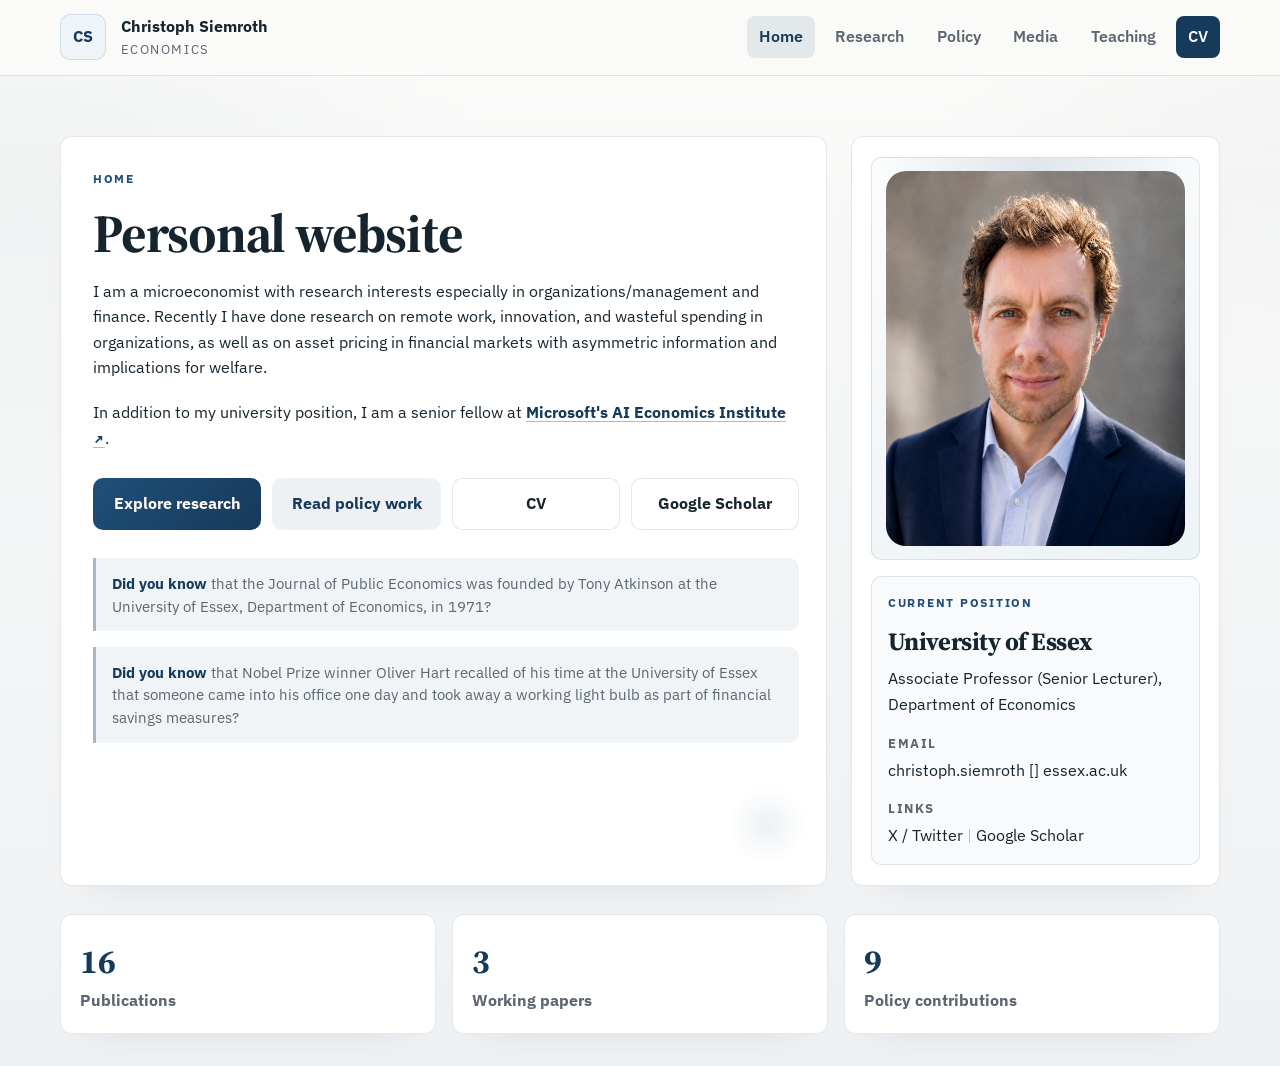
<file: index.html>
<!DOCTYPE html>
<html lang="en">

<head>
<!-- Google tag (gtag.js) -->
<script async src="https://www.googletagmanager.com/gtag/js?id=G-R061Q4SLXZ"></script>
<script>
  window.dataLayer = window.dataLayer || [];
  function gtag(){dataLayer.push(arguments);}
  gtag('js', new Date());

  gtag('config', 'G-R061Q4SLXZ');
</script>

  <meta charset="utf-8">
  <meta name="viewport" content="width=device-width, initial-scale=1">
  <title>Christoph Siemroth | Personal Website</title>
  <meta name="description"
    content="Academic website for economist Christoph Siemroth: research, policy writing, media coverage, and teaching.">
  <link rel="preconnect" href="https://fonts.googleapis.com">
  <link rel="preconnect" href="https://fonts.gstatic.com" crossorigin>
  <link
    href="https://fonts.googleapis.com/css2?family=IBM+Plex+Sans:wght@400;500;600;700&family=Source+Serif+4:opsz,wght@8..60,500;8..60,600;8..60,700&display=swap"
    rel="stylesheet">
  <link rel="stylesheet" href="assets/styles.css">
  <script defer src="assets/data.js"></script>
  <script defer src="assets/app.js"></script>
</head>

<body data-page="home">
  <header class="site-header">
    <div class="site-shell nav-row">
      <div class="nav-brand-row">
        <button class="nav-toggle" type="button" aria-expanded="false" aria-controls="site-nav"
          aria-label="Toggle navigation">
          <span class="nav-toggle-bar"></span>
          <span class="nav-toggle-bar"></span>
          <span class="nav-toggle-bar"></span>
        </button>
        <a class="brand" href="index.html">
          <span class="brand-mark">CS</span>
          <span class="brand-copy">
            <strong>Christoph Siemroth</strong>
            <small>Economics</small>
          </span>
        </a>
      </div>
      <nav class="site-nav" id="site-nav" aria-label="Primary">
        <a class="nav-link is-active" href="index.html" aria-current="page">Home</a>
        <a class="nav-link" href="research.html">Research</a>
        <a class="nav-link" href="policy.html">Policy</a>
        <a class="nav-link" href="media.html">Media</a>
        <a class="nav-link" href="teaching.html">Teaching</a>
        <a class="nav-link nav-link-cta" href="https://drive.google.com/file/d/10MtakuSxQfQOIGWV5YChPrmRjkZ47vII/view"
          target="_blank" rel="noreferrer">CV</a>
      </nav>
    </div>
  </header>

  <main>
    <section class="hero hero-home">
      <div class="site-shell hero-grid">
        <div class="hero-copy" data-reveal>
          <p class="eyebrow">Home</p>
          <h1>Personal website</h1>
          <p class="lead">
            I am a microeconomist with research interests especially in organizations/management and finance. Recently I have done research on remote work, innovation, and wasteful spending in organizations, as well as on asset pricing in financial markets with asymmetric information and implications for welfare.
          </p>
          <p class="lead bio-role">
            In addition to my university position, I am a senior fellow at <a class="bio-inline-link" href="https://blogs.microsoft.com/on-the-issues/2026/07/07/new-cohort-of-ai-economy-institute-fellows-to-examine-frontier-ai-firms-and-the-transformation-of-work/" target="_blank" rel="noreferrer">Microsoft's AI Economics Institute</a>.
          </p>
          <div class="action-row">
            <a class="button button-primary" href="research.html">Explore research</a>
            <a class="button button-secondary" href="policy.html">Read policy work</a>
            <a class="button button-tertiary"
              href="https://drive.google.com/file/d/10MtakuSxQfQOIGWV5YChPrmRjkZ47vII/view" target="_blank"
              rel="noreferrer">CV</a>
            <a class="button button-tertiary" href="https://scholar.google.co.uk/citations?user=vygtzb8AAAAJ&hl=en"
              target="_blank" rel="noreferrer">Google Scholar</a>
          </div>
          <p class="home-fact">
            <strong><a href="https://doi.org/10.1080/09672567.2017.1307628" target="_blank"
                rel="noreferrer">Did you know</a></strong> that the Journal of Public Economics was founded by Tony Atkinson at the University of Essex,
            Department of Economics, in 1971?
          </p>
          <p class="home-fact">
            <strong><a href="https://www.nobelprize.org/prizes/economic-sciences/2016/hart/biographical/"
                target="_blank" rel="noreferrer">Did you know</a></strong> that Nobel Prize winner Oliver Hart recalled of his time at the
            University of Essex that someone came into his office one day and took away a working light bulb as part
            of financial savings measures?
          </p>
        </div>

        <aside class="hero-panel" data-reveal>
          <div class="monogram-panel">
            <img src="assets/professional-2026.jpg"
              alt="Portrait of Christoph Siemroth" class="monogram-image">
          </div>
          <div class="contact-card">
            <p class="eyebrow">Current position</p>
            <h2>University of Essex</h2>
            <p>Associate Professor (Senior Lecturer), Department of Economics</p>
            <dl class="contact-list">
              <div>
                <dt>Email</dt>
                <dd>christoph.siemroth [] essex.ac.uk</dd>
              </div>
              <!-- <div>
                <dt>Address</dt>
                <dd>Wivenhoe Park, Colchester, CO4 3SQ, UK</dd>
              </div> -->
              <div>
                <dt>Links</dt>
                <dd>
                  <a href="https://x.com/SiemrothEcon" target="_blank" rel="noreferrer">X / Twitter</a>
                  <span class="separator">|</span>
                  <a href="https://scholar.google.co.uk/citations?user=vygtzb8AAAAJ&hl=en" target="_blank"
                    rel="noreferrer">Google Scholar</a>
                </dd>
              </div>
            </dl>
          </div>
        </aside>
      </div>
    </section>

    <section class="site-shell stat-strip" id="home-stats" data-reveal></section>
  </main>
</body>

</html>
</file>
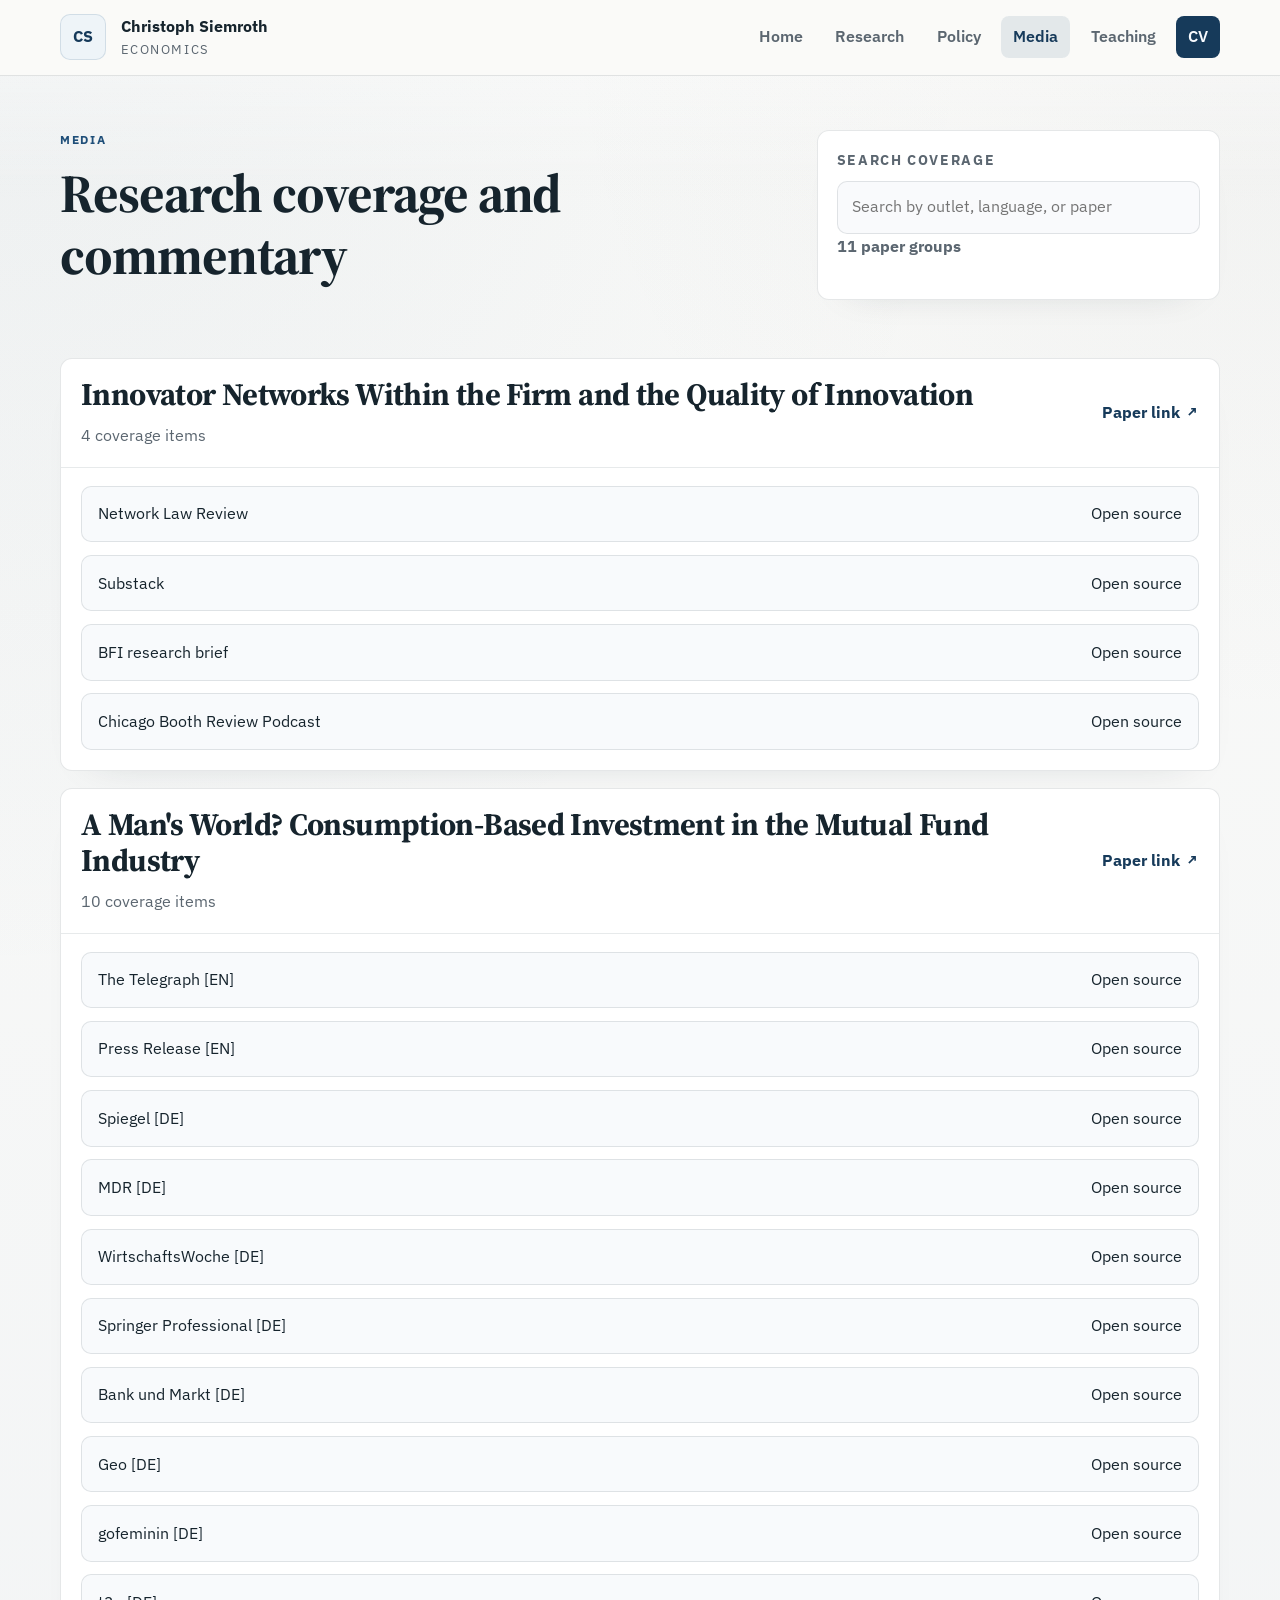
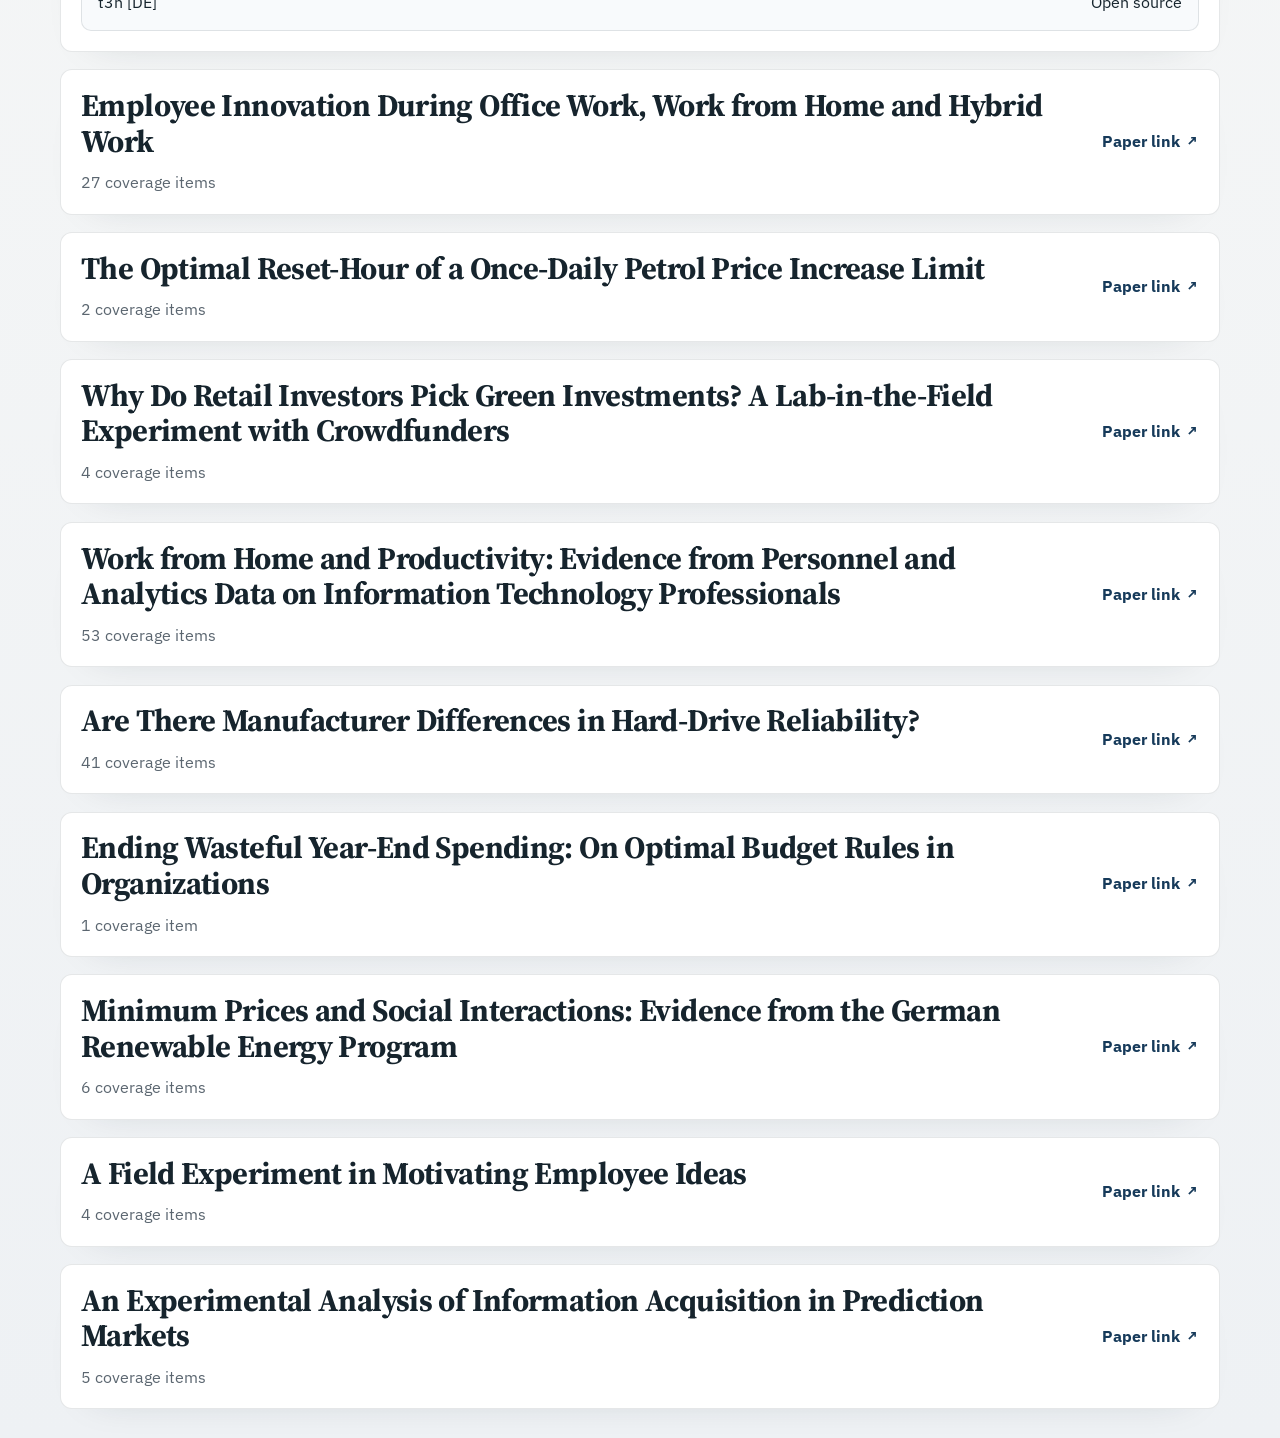
<file: media.html>
<!DOCTYPE html>
<html lang="en">

<head>
<!-- Google tag (gtag.js) -->
<script async src="https://www.googletagmanager.com/gtag/js?id=G-R061Q4SLXZ"></script>
<script>
  window.dataLayer = window.dataLayer || [];
  function gtag(){dataLayer.push(arguments);}
  gtag('js', new Date());

  gtag('config', 'G-R061Q4SLXZ');
</script>

  <meta charset="utf-8">
  <meta name="viewport" content="width=device-width, initial-scale=1">
  <title>Media | Christoph Siemroth</title>
  <meta name="description" content="Media coverage connected to the research of Christoph Siemroth.">
  <link rel="preconnect" href="https://fonts.googleapis.com">
  <link rel="preconnect" href="https://fonts.gstatic.com" crossorigin>
  <link
    href="https://fonts.googleapis.com/css2?family=IBM+Plex+Sans:wght@400;500;600;700&family=Source+Serif+4:opsz,wght@8..60,500;8..60,600;8..60,700&display=swap"
    rel="stylesheet">
  <link rel="stylesheet" href="assets/styles.css">
  <script defer src="assets/data.js"></script>
  <script defer src="assets/app.js"></script>
</head>

<body data-page="media">
  <header class="site-header">
    <div class="site-shell nav-row">
      <div class="nav-brand-row">
        <button class="nav-toggle" type="button" aria-expanded="false" aria-controls="site-nav"
          aria-label="Toggle navigation">
          <span class="nav-toggle-bar"></span>
          <span class="nav-toggle-bar"></span>
          <span class="nav-toggle-bar"></span>
        </button>
        <a class="brand" href="index.html">
          <span class="brand-mark">CS</span>
          <span class="brand-copy">
            <strong>Christoph Siemroth</strong>
            <small>Economics</small>
          </span>
        </a>
      </div>
      <nav class="site-nav" id="site-nav" aria-label="Primary">
        <a class="nav-link" href="index.html">Home</a>
        <a class="nav-link" href="research.html">Research</a>
        <a class="nav-link" href="policy.html">Policy</a>
        <a class="nav-link is-active" href="media.html" aria-current="page">Media</a>
        <a class="nav-link" href="teaching.html">Teaching</a>
        <a class="nav-link nav-link-cta" href="https://drive.google.com/file/d/10MtakuSxQfQOIGWV5YChPrmRjkZ47vII/view"
          target="_blank" rel="noreferrer">CV</a>
      </nav>
    </div>
  </header>

  <main>
    <section class="page-intro">
      <div class="site-shell intro-grid">
        <div data-reveal>
          <p class="eyebrow">Media</p>
          <h1>Research coverage and commentary</h1>
          <p class="lead">
          </p>
        </div>
        <div class="intro-sidecard" data-reveal>
          <label class="filter-label" for="media-search">Search coverage</label>
          <input id="media-search" class="search-input" type="search"
            placeholder="Search by outlet, language, or paper">
          <p id="media-result-count" class="result-summary" aria-live="polite"></p>
        </div>
      </div>
    </section>

    <section class="site-shell section-block">
      <div class="details-stack" id="media-groups"></div>
    </section>
  </main>
</body>

</html>
</file>
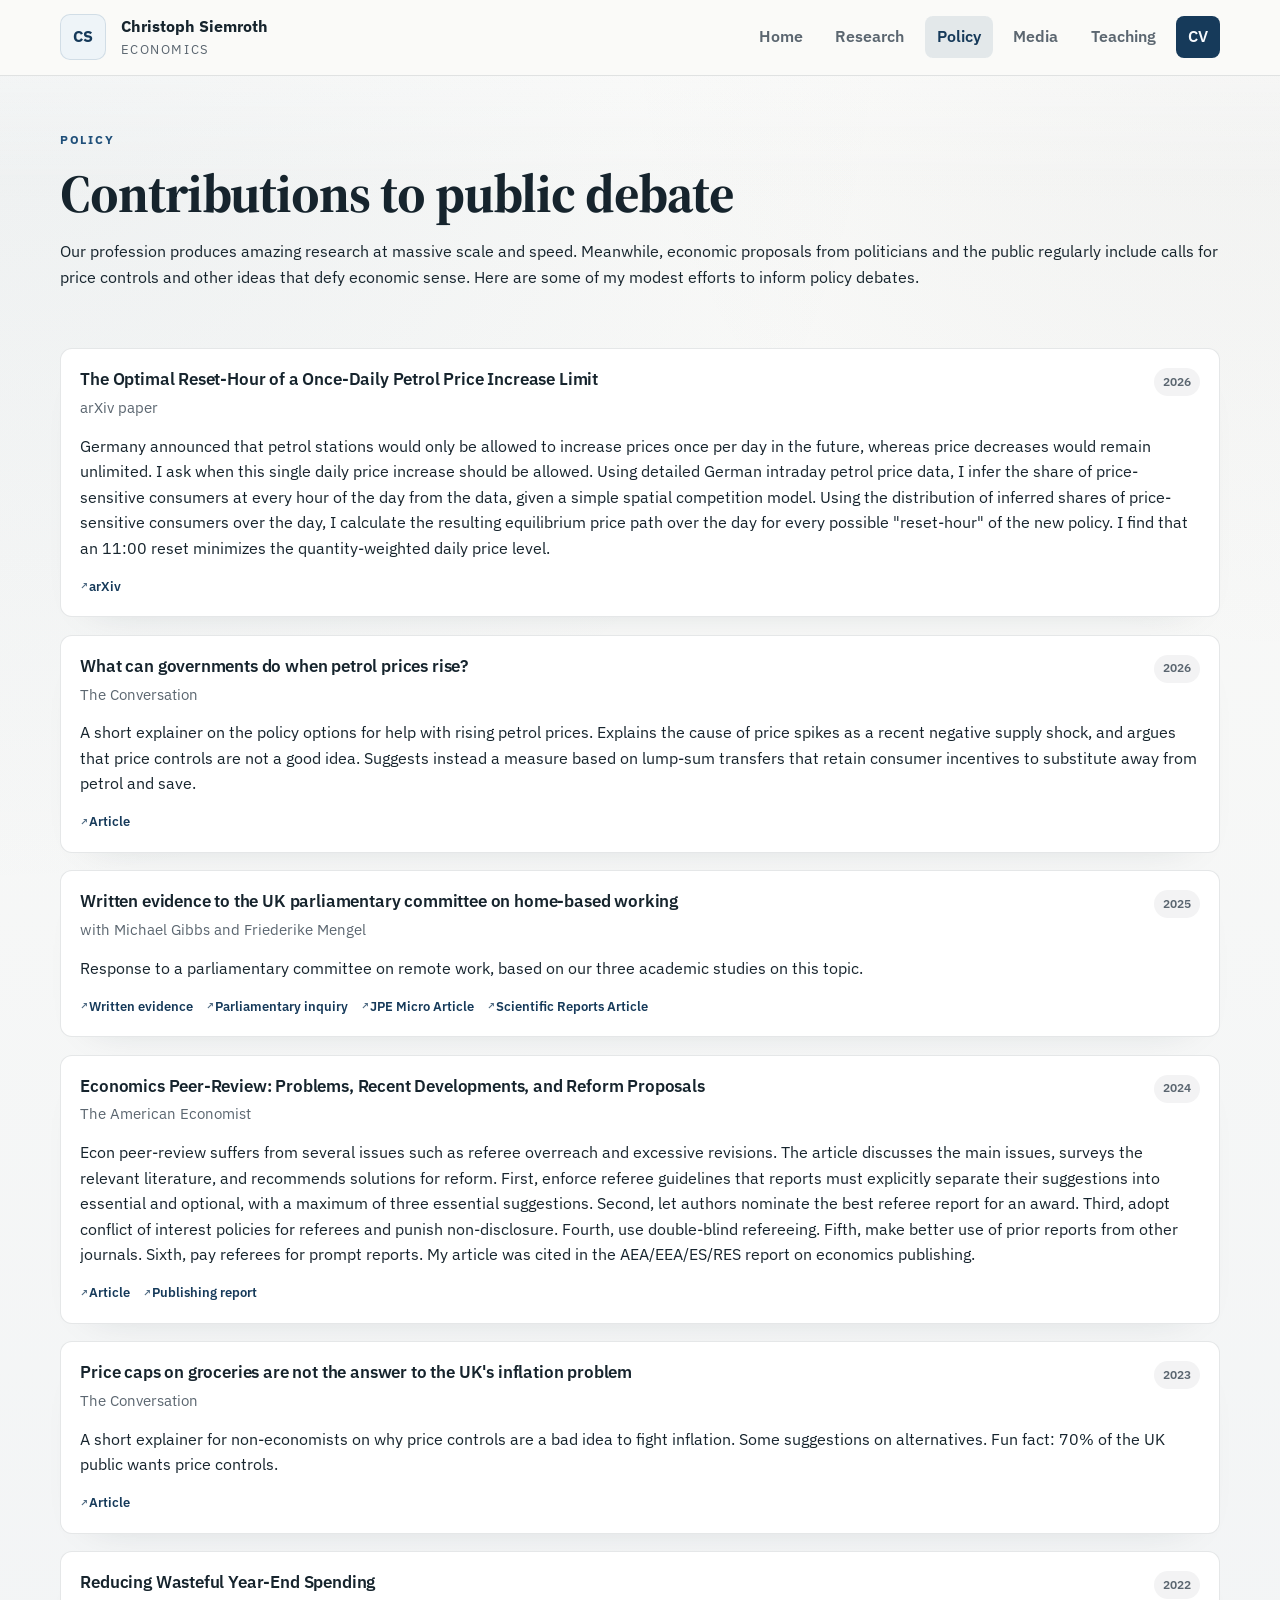
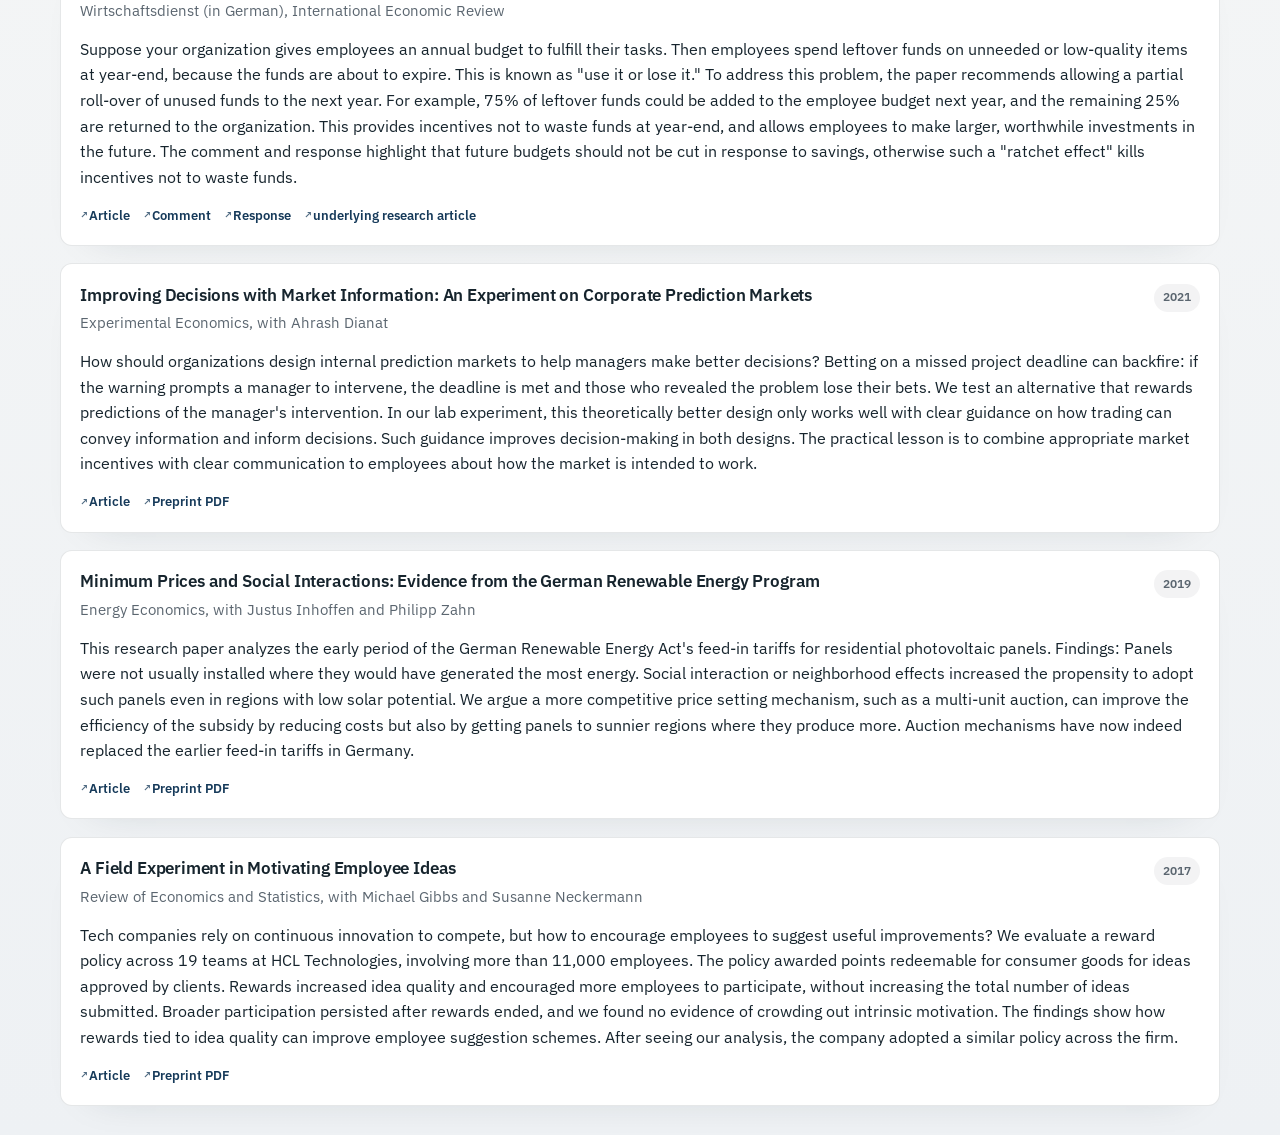
<file: policy.html>
<!DOCTYPE html>
<html lang="en">

<head>
<!-- Google tag (gtag.js) -->
<script async src="https://www.googletagmanager.com/gtag/js?id=G-R061Q4SLXZ"></script>
<script>
  window.dataLayer = window.dataLayer || [];
  function gtag(){dataLayer.push(arguments);}
  gtag('js', new Date());

  gtag('config', 'G-R061Q4SLXZ');
</script>

  <meta charset="utf-8">
  <meta name="viewport" content="width=device-width, initial-scale=1">
  <title>Policy | Christoph Siemroth</title>
  <meta name="description" content="Policy-facing writing and research impact by Christoph Siemroth.">
  <link rel="preconnect" href="https://fonts.googleapis.com">
  <link rel="preconnect" href="https://fonts.gstatic.com" crossorigin>
  <link
    href="https://fonts.googleapis.com/css2?family=IBM+Plex+Sans:wght@400;500;600;700&family=Source+Serif+4:opsz,wght@8..60,500;8..60,600;8..60,700&display=swap"
    rel="stylesheet">
  <link rel="stylesheet" href="assets/styles.css">
  <script defer src="assets/data.js"></script>
  <script defer src="assets/app.js"></script>
</head>

<body data-page="policy">
  <header class="site-header">
    <div class="site-shell nav-row">
      <div class="nav-brand-row">
        <button class="nav-toggle" type="button" aria-expanded="false" aria-controls="site-nav"
          aria-label="Toggle navigation">
          <span class="nav-toggle-bar"></span>
          <span class="nav-toggle-bar"></span>
          <span class="nav-toggle-bar"></span>
        </button>
        <a class="brand" href="index.html">
          <span class="brand-mark">CS</span>
          <span class="brand-copy">
            <strong>Christoph Siemroth</strong>
            <small>Economics</small>
          </span>
        </a>
      </div>
      <nav class="site-nav" id="site-nav" aria-label="Primary">
        <a class="nav-link" href="index.html">Home</a>
        <a class="nav-link" href="research.html">Research</a>
        <a class="nav-link is-active" href="policy.html" aria-current="page">Policy</a>
        <a class="nav-link" href="media.html">Media</a>
        <a class="nav-link" href="teaching.html">Teaching</a>
        <a class="nav-link nav-link-cta" href="https://drive.google.com/file/d/10MtakuSxQfQOIGWV5YChPrmRjkZ47vII/view"
          target="_blank" rel="noreferrer">CV</a>
      </nav>
    </div>
  </header>

  <main>
    <section class="page-intro">
      <div class="site-shell intro-grid">
        <div data-reveal>
          <p class="eyebrow">Policy</p>
          <h1>Contributions to public debate</h1>
          <p class="lead">
            Our profession produces amazing research at massive scale and speed. Meanwhile, economic proposals from
            politicians and the public regularly include calls for price controls and other ideas that defy
            economic sense. Here are some of my modest efforts to inform policy debates.
          </p>
        </div>
      </div>
    </section>

    <section class="site-shell section-block">
      <div class="stack-grid" id="policy-list"></div>
    </section>
  </main>
</body>

</html>
</file>
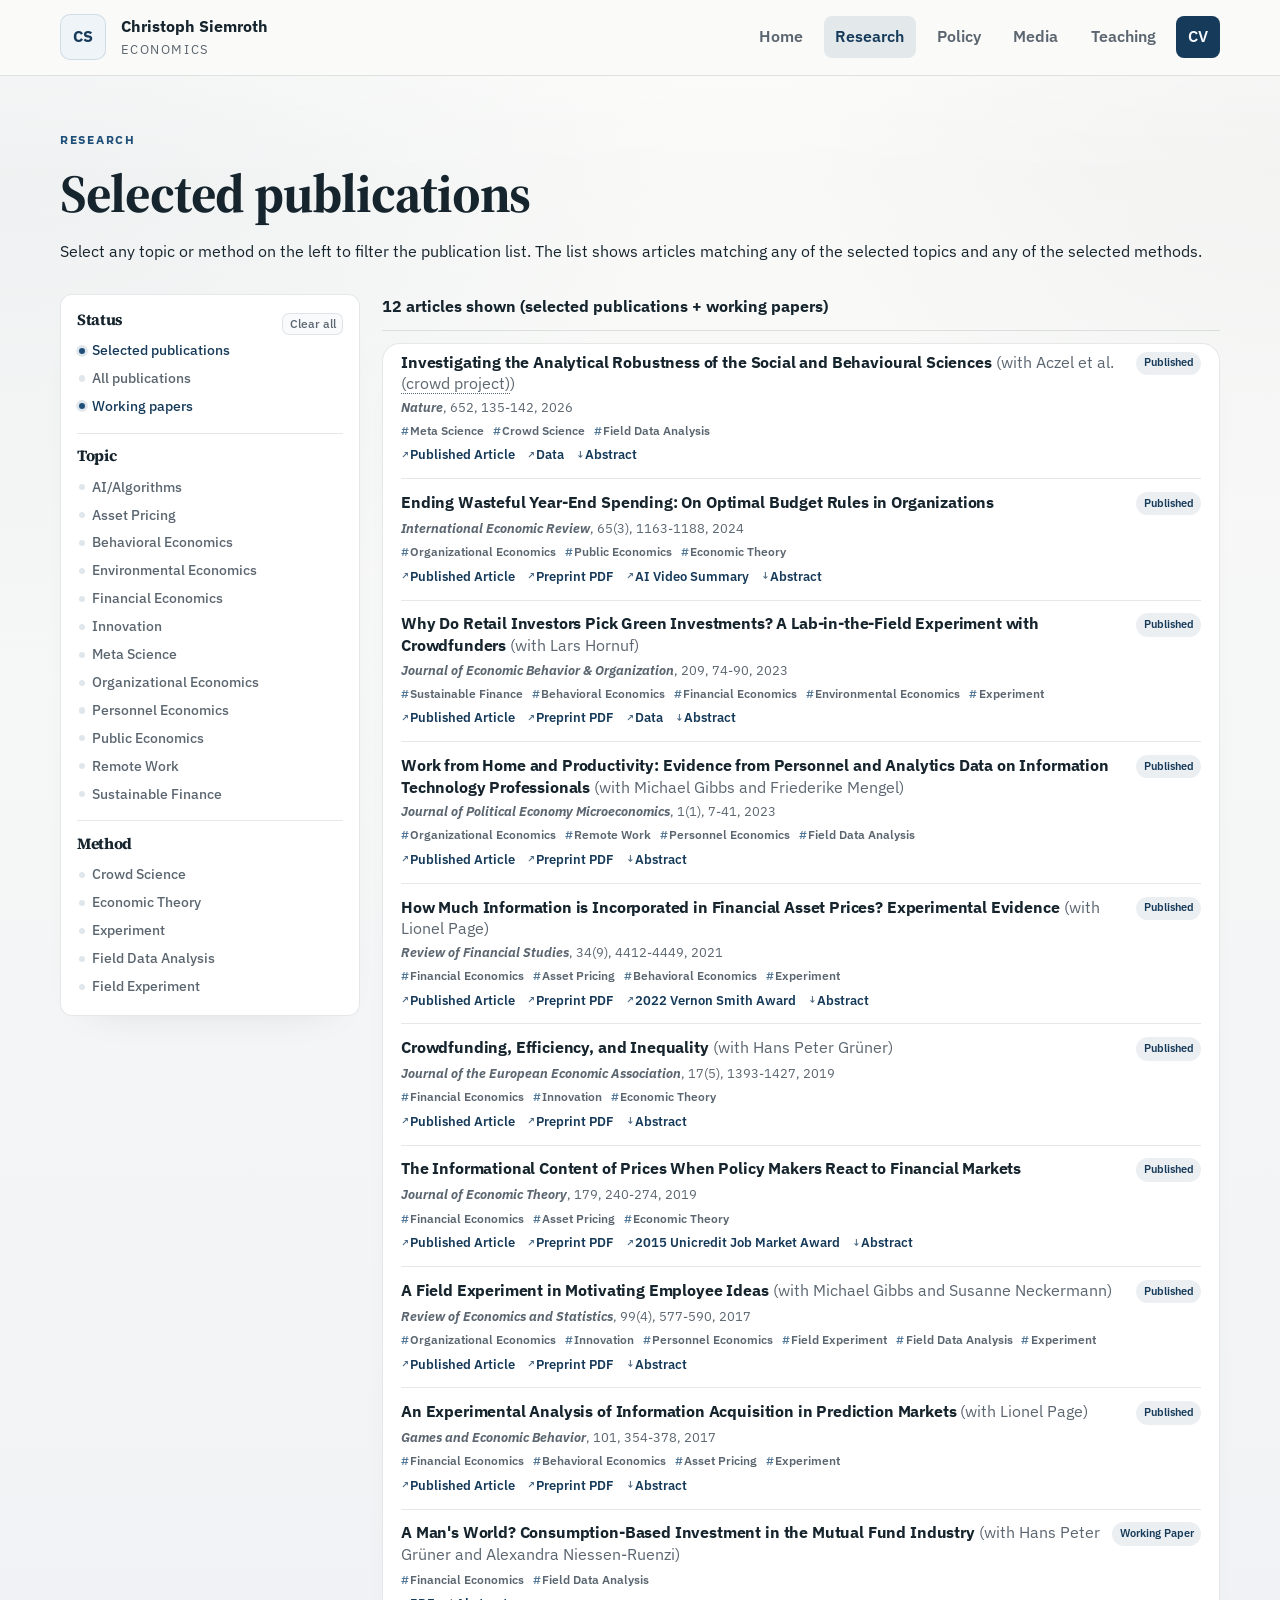
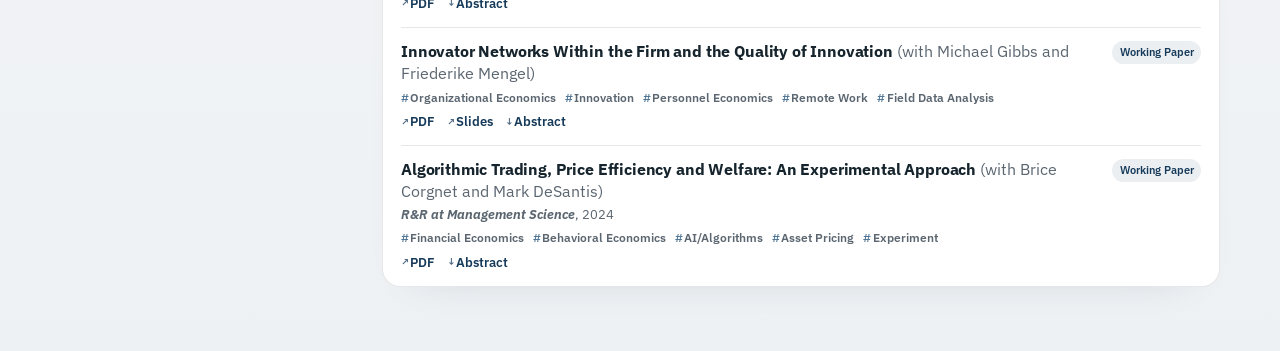
<file: research.html>
<!DOCTYPE html>
<html lang="en">

<head>
<!-- Google tag (gtag.js) -->
<script async src="https://www.googletagmanager.com/gtag/js?id=G-R061Q4SLXZ"></script>
<script>
  window.dataLayer = window.dataLayer || [];
  function gtag(){dataLayer.push(arguments);}
  gtag('js', new Date());

  gtag('config', 'G-R061Q4SLXZ');
</script>

  <meta charset="utf-8">
  <meta name="viewport" content="width=device-width, initial-scale=1">
  <title>Research | Christoph Siemroth</title>
  <meta name="description"
    content="Research portfolio of Christoph Siemroth with interactive filtering by topic and method.">
  <link rel="preconnect" href="https://fonts.googleapis.com">
  <link rel="preconnect" href="https://fonts.gstatic.com" crossorigin>
  <link
    href="https://fonts.googleapis.com/css2?family=IBM+Plex+Sans:wght@400;500;600;700&family=Source+Serif+4:opsz,wght@8..60,500;8..60,600;8..60,700&display=swap"
    rel="stylesheet">
  <link rel="stylesheet" href="assets/styles.css">
  <script defer src="assets/data.js"></script>
  <script defer src="assets/app.js"></script>
</head>

<body data-page="research">
  <header class="site-header">
    <div class="site-shell nav-row">
      <div class="nav-brand-row">
        <button class="nav-toggle" type="button" aria-expanded="false" aria-controls="site-nav"
          aria-label="Toggle navigation">
          <span class="nav-toggle-bar"></span>
          <span class="nav-toggle-bar"></span>
          <span class="nav-toggle-bar"></span>
        </button>
        <a class="brand" href="index.html">
          <span class="brand-mark">CS</span>
          <span class="brand-copy">
            <strong>Christoph Siemroth</strong>
            <small>Economics</small>
          </span>
        </a>
      </div>
      <nav class="site-nav" id="site-nav" aria-label="Primary">
        <a class="nav-link" href="index.html">Home</a>
        <a class="nav-link is-active" href="research.html" aria-current="page">Research</a>
        <a class="nav-link" href="policy.html">Policy</a>
        <a class="nav-link" href="media.html">Media</a>
        <a class="nav-link" href="teaching.html">Teaching</a>
        <a class="nav-link nav-link-cta" href="https://drive.google.com/file/d/10MtakuSxQfQOIGWV5YChPrmRjkZ47vII/view"
          target="_blank" rel="noreferrer">CV</a>
      </nav>
    </div>
  </header>

  <main>
    <section class="page-intro">
      <div class="site-shell intro-grid">
        <div data-reveal>
          <p class="eyebrow">Research</p>
          <h1>Selected publications</h1>
          <p class="lead">
            Select any topic or method on the left to filter the publication list.
            The list shows articles matching any of the selected topics and any of the selected methods.
          </p>
        </div>
      </div>
    </section>

    <section class="site-shell research-shell">
      <aside class="filter-panel" data-reveal>
        <div class="filter-section">
          <div class="filter-heading-row">
            <h2>Status</h2>
            <button class="ghost-button" type="button" id="clear-research-filters">Clear all</button>
          </div>
          <div class="filter-list" id="status-filters"></div>
        </div>

        <button class="research-filter-toggle" type="button" aria-expanded="false"
          aria-controls="research-filter-options">Filter research</button>

        <div class="research-filter-options" id="research-filter-options">
          <div class="filter-section">
            <h2>Topic</h2>
            <div class="filter-list" id="topic-filters"></div>
          </div>

          <div class="filter-section">
            <h2>Method</h2>
            <div class="filter-list" id="method-filters"></div>
          </div>
        </div>
      </aside>

      <div class="results-panel">
        <div class="results-toolbar" data-reveal>
          <p id="research-result-count" aria-live="polite"></p>
        </div>
        <div class="card-grid card-grid-large" id="research-results"></div>
      </div>
    </section>
  </main>
</body>

</html>
</file>
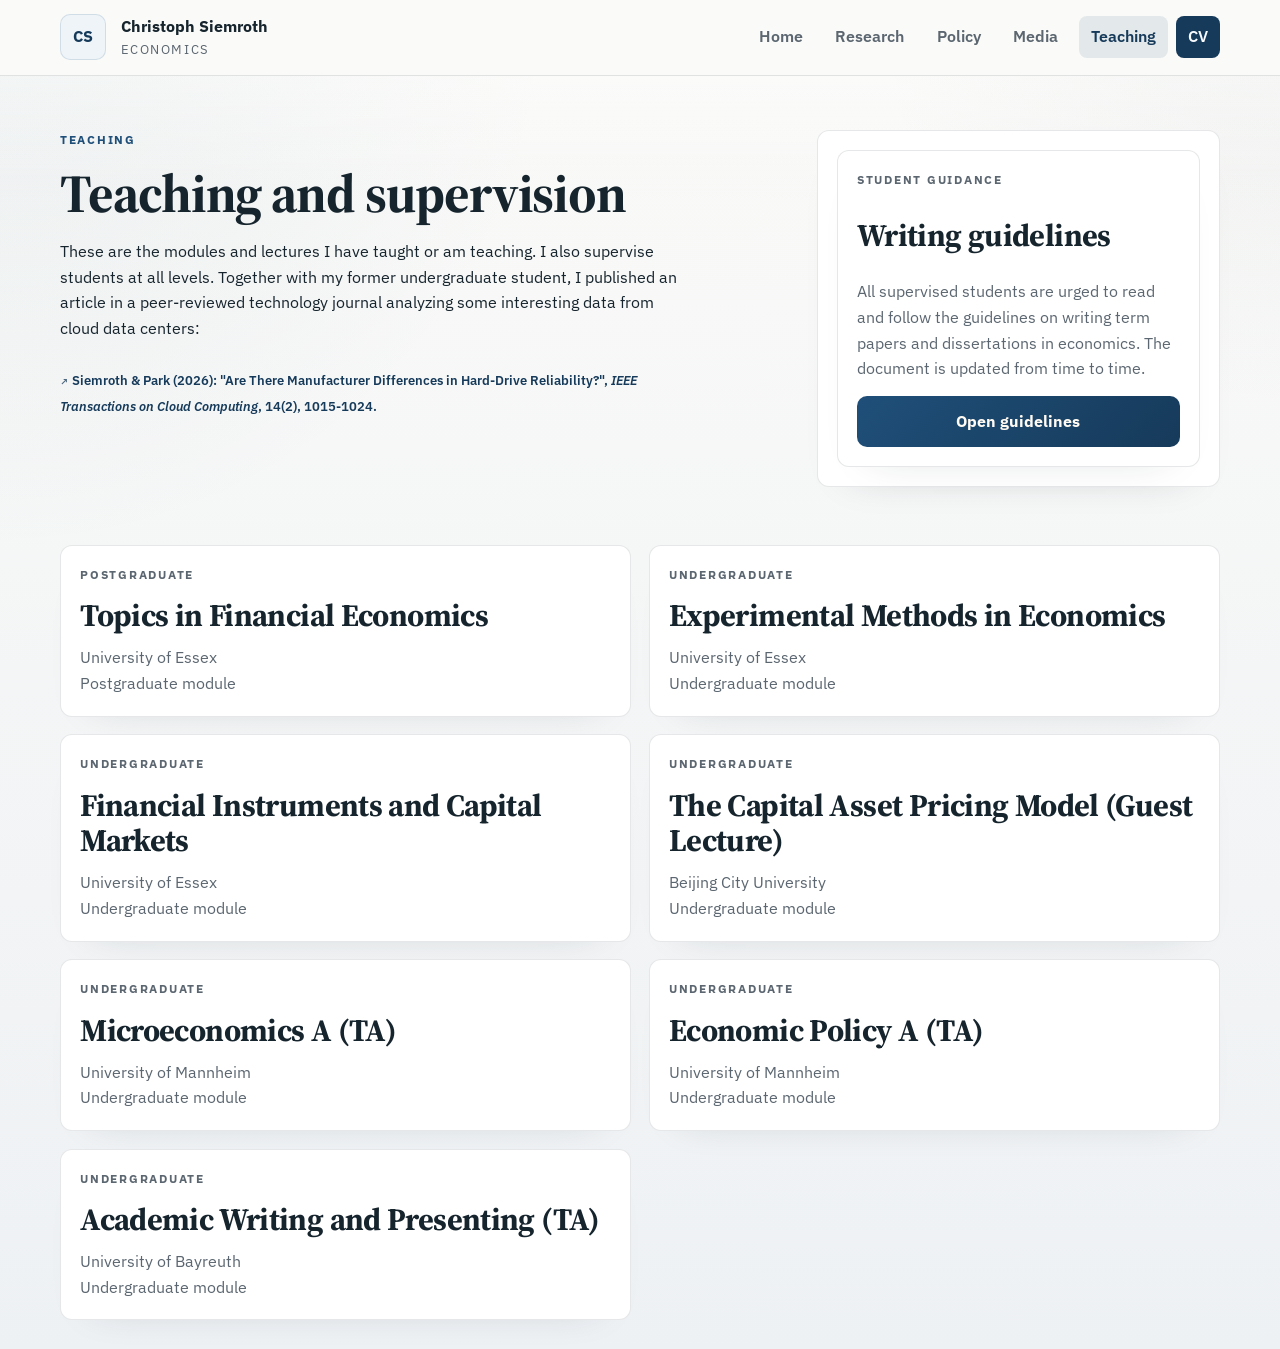
<file: teaching.html>
<!DOCTYPE html>
<html lang="en">

<head>
  <!-- Google tag (gtag.js) -->
  <script async src="https://www.googletagmanager.com/gtag/js?id=G-R061Q4SLXZ"></script>
  <script>
    window.dataLayer = window.dataLayer || [];
    function gtag() { dataLayer.push(arguments); }
    gtag('js', new Date());

    gtag('config', 'G-R061Q4SLXZ');
  </script>

  <meta charset="utf-8">
  <meta name="viewport" content="width=device-width, initial-scale=1">
  <title>Teaching | Christoph Siemroth</title>
  <meta name="description" content="Teaching information and student guidance by Christoph Siemroth.">
  <link rel="preconnect" href="https://fonts.googleapis.com">
  <link rel="preconnect" href="https://fonts.gstatic.com" crossorigin>
  <link
    href="https://fonts.googleapis.com/css2?family=IBM+Plex+Sans:wght@400;500;600;700&family=Source+Serif+4:opsz,wght@8..60,500;8..60,600;8..60,700&display=swap"
    rel="stylesheet">
  <link rel="stylesheet" href="assets/styles.css">
  <script defer src="assets/data.js"></script>
  <script defer src="assets/app.js"></script>
</head>

<body data-page="teaching">
  <header class="site-header">
    <div class="site-shell nav-row">
      <div class="nav-brand-row">
        <button class="nav-toggle" type="button" aria-expanded="false" aria-controls="site-nav"
          aria-label="Toggle navigation">
          <span class="nav-toggle-bar"></span>
          <span class="nav-toggle-bar"></span>
          <span class="nav-toggle-bar"></span>
        </button>
        <a class="brand" href="index.html">
          <span class="brand-mark">CS</span>
          <span class="brand-copy">
            <strong>Christoph Siemroth</strong>
            <small>Economics</small>
          </span>
        </a>
      </div>
      <nav class="site-nav" id="site-nav" aria-label="Primary">
        <a class="nav-link" href="index.html">Home</a>
        <a class="nav-link" href="research.html">Research</a>
        <a class="nav-link" href="policy.html">Policy</a>
        <a class="nav-link" href="media.html">Media</a>
        <a class="nav-link is-active" href="teaching.html" aria-current="page">Teaching</a>
        <a class="nav-link nav-link-cta" href="https://drive.google.com/file/d/10MtakuSxQfQOIGWV5YChPrmRjkZ47vII/view"
          target="_blank" rel="noreferrer">CV</a>
      </nav>
    </div>
  </header>

  <main>
    <section class="page-intro">
      <div class="site-shell intro-grid">
        <div data-reveal>
          <p class="eyebrow">Teaching</p>
          <h1>Teaching and supervision</h1>
          <p class="lead">
            These are the modules and lectures I have taught or am teaching. I also supervise students at all levels.
            Together with my former undergraduate student, I published an article in a peer-reviewed technology
            journal analyzing some interesting data from cloud data centers: <br><br>
            <a class="link-pill-compact" href="https://doi.org/10.1109/TCC.2026.3679404"
              target="_blank" rel="noreferrer">
              <span class="link-symbol" aria-hidden="true">&#8599;</span>
              Siemroth & Park (2026): "Are There Manufacturer Differences in Hard-Drive Reliability?", <i>IEEE
                Transactions on Cloud Computing</i>, 14(2), 1015-1024.
            </a>
          </p>
        </div>
        <div class="intro-sidecard" id="teaching-guide-card" data-reveal></div>
      </div>
    </section>

    <section class="site-shell section-block">
      <div class="card-grid" id="teaching-modules"></div>
    </section>
  </main>
</body>

</html>
</file>
<file: assets/styles.css>
:root {
  --bg-top: #fafaf8;
  --bg-bottom: #eef1f4;
  --surface: #ffffff;
  --ink: #16242d;
  --muted: #5b6670;
  --accent: #1f4f79;
  --accent-strong: #163a5a;
  --line: rgba(22, 36, 45, 0.11);
  --shadow: 0 18px 40px -34px rgba(22, 36, 45, 0.22);
  --radius-xl: 18px;
  --radius-lg: 12px;
  --max-width: 1160px;
}

*,
*::before,
*::after {
  box-sizing: border-box;
}

html {
  scroll-behavior: smooth;
}

body {
  margin: 0;
  color: var(--ink);
  font-family: "IBM Plex Sans", "Segoe UI", sans-serif;
  line-height: 1.6;
  background:
    radial-gradient(circle at top left, rgba(31, 79, 121, 0.06), transparent 30%),
    radial-gradient(circle at top right, rgba(91, 102, 112, 0.06), transparent 22%),
    linear-gradient(180deg, var(--bg-top) 0%, var(--bg-bottom) 100%);
}

body::before {
  content: "";
  position: fixed;
  inset: 0;
  pointer-events: none;
  background: linear-gradient(180deg, rgba(255, 255, 255, 0.5), transparent 22%);
}

img {
  max-width: 100%;
  display: block;
}

a {
  color: inherit;
  text-decoration: none;
}

p,
h1,
h2,
h3,
dl,
dd,
dt {
  margin: 0;
}

input,
button {
  font: inherit;
}

.site-shell {
  width: min(calc(100% - 2rem), var(--max-width));
  margin: 0 auto;
}

.site-header {
  position: sticky;
  top: 0;
  z-index: 10;
  backdrop-filter: blur(10px);
  background: rgba(250, 250, 248, 0.94);
  border-bottom: 1px solid var(--line);
}

.nav-row {
  display: flex;
  align-items: center;
  justify-content: space-between;
  gap: 1rem;
  padding: 0.85rem 0;
}

.nav-brand-row {
  display: flex;
  align-items: center;
  gap: 0.9rem;
  min-width: 0;
}

.brand {
  display: inline-flex;
  align-items: center;
  gap: 0.9rem;
}

.brand-mark {
  width: 2.9rem;
  height: 2.9rem;
  display: grid;
  place-items: center;
  border-radius: 10px;
  background: #eef4f8;
  border: 1px solid rgba(31, 79, 121, 0.14);
  color: var(--accent-strong);
  font-weight: 800;
  letter-spacing: 0.04em;
}

.brand-copy {
  display: grid;
  gap: 0.08rem;
}

.brand-copy strong {
  font-size: 1rem;
  font-weight: 800;
}

.brand-copy small {
  color: var(--muted);
  font-size: 0.8rem;
  text-transform: uppercase;
  letter-spacing: 0.12em;
}

.site-nav {
  display: flex;
  flex-wrap: wrap;
  justify-content: flex-end;
  gap: 0.55rem;
  transition: max-height 180ms ease, opacity 180ms ease, transform 180ms ease;
}

.nav-link {
  padding: 0.52rem 0.74rem;
  border-radius: 8px;
  color: var(--muted);
  font-weight: 600;
  transition: background-color 180ms ease, color 180ms ease, transform 180ms ease;
}

.nav-link:hover,
.nav-link:focus-visible {
  background: rgba(31, 79, 121, 0.08);
  color: var(--ink);
  transform: translateY(-1px);
}

.nav-link.is-active {
  background: rgba(31, 79, 121, 0.1);
  color: var(--accent-strong);
}

.nav-link-cta {
  background: var(--accent-strong);
  color: #f8fbff;
}

.nav-toggle {
  display: none;
  align-items: center;
  justify-content: center;
  flex-direction: column;
  gap: 0.26rem;
  width: 2.85rem;
  height: 2.85rem;
  padding: 0;
  border: 1px solid rgba(31, 79, 121, 0.16);
  border-radius: 10px;
  background: rgba(255, 255, 255, 0.76);
  color: var(--accent-strong);
  cursor: pointer;
  transition: background-color 180ms ease, border-color 180ms ease, transform 180ms ease;
}

.nav-toggle:hover,
.nav-toggle:focus-visible {
  background: rgba(31, 79, 121, 0.08);
  border-color: rgba(31, 79, 121, 0.28);
  transform: translateY(-1px);
}

.nav-toggle-bar {
  width: 1.1rem;
  height: 2px;
  border-radius: 999px;
  background: currentColor;
  transition: transform 180ms ease, opacity 180ms ease;
}

.site-header.is-nav-open .nav-toggle-bar:nth-child(1) {
  transform: translateY(0.38rem) rotate(45deg);
}

.site-header.is-nav-open .nav-toggle-bar:nth-child(2) {
  opacity: 0;
}

.site-header.is-nav-open .nav-toggle-bar:nth-child(3) {
  transform: translateY(-0.38rem) rotate(-45deg);
}

.hero,
.page-intro {
  padding: 3.4rem 0 1.8rem;
}

.hero-home {
  padding-top: 3.8rem;
}

.hero-grid,
.intro-grid {
  display: grid;
  gap: 1.5rem;
  align-items: stretch;
}

.hero-grid {
  grid-template-columns: minmax(0, 1.62fr) minmax(280px, 0.78fr);
}

.intro-grid {
  grid-template-columns: minmax(0, 1.58fr) minmax(260px, 0.87fr);
}

body[data-page="policy"] .intro-grid,
body[data-page="research"] .intro-grid {
  grid-template-columns: minmax(0, 1fr);
}

body[data-page="policy"] .page-intro .lead,
body[data-page="research"] .page-intro .lead {
  max-width: none;
}

.hero-copy,
.hero-panel,
.intro-sidecard,
.filter-panel,
.results-toolbar,
.stat-card,
.info-panel,
.paper-card,
.policy-card,
.module-card,
.guide-card,
.media-group {
  background: var(--surface);
  border: 1px solid var(--line);
  border-radius: var(--radius-lg);
  box-shadow: var(--shadow);
}

.hero-copy {
  padding: 2rem 1.65rem 2rem 2rem;
  position: relative;
  overflow: hidden;
}

.hero-copy .lead {
  max-width: none;
}

.bio-role {
  margin-top: 1.2rem;
}

.bio-inline-link {
  color: var(--accent-strong);
  font-weight: 700;
  text-decoration: underline;
  text-decoration-color: rgba(31, 79, 121, 0.38);
  text-decoration-thickness: 1px;
  text-underline-offset: 0.18em;
}

.bio-inline-link::after {
  content: " \2197";
  font-size: 0.82em;
}

.bio-inline-link:hover,
.bio-inline-link:focus-visible {
  color: var(--accent);
  text-decoration-color: currentColor;
}

.hero-copy .action-row {
  width: 100%;
}

.hero-copy .action-row .button {
  flex: 1 1 10rem;
}

.hero-home .hero-copy .action-row {
  margin-top: 1.65rem;
  margin-bottom: 1.75rem;
}

.hero-copy::after {
  content: "";
  position: absolute;
  inset: auto 1.2rem 1.2rem auto;
  width: 5rem;
  height: 5rem;
  border-radius: 50%;
  background: radial-gradient(circle, rgba(31, 79, 121, 0.08), transparent 70%);
}

.hero-panel,
.intro-sidecard,
.filter-panel,
.results-toolbar,
.stat-card,
.info-panel,
.paper-card,
.policy-card,
.module-card,
.guide-card {
  padding: 1.2rem;
}

.intro-sidecard-scholar {
  display: flex;
  align-items: center;
  justify-content: center;
  min-height: 100%;
}

.intro-sidecard-scholar .text-link {
  margin-top: 0;
}

.eyebrow {
  color: var(--accent);
  font-weight: 800;
  text-transform: uppercase;
  letter-spacing: 0.14em;
  font-size: 0.78rem;
  margin-bottom: 0.85rem;
}

h1,
h2,
h3 {
  font-family: "Source Serif 4", Georgia, serif;
  line-height: 1.14;
  letter-spacing: -0.02em;
}

h1 {
  font-size: clamp(2.3rem, 4.2vw, 3.8rem);
  margin-bottom: 0.9rem;
}

h2 {
  font-size: clamp(1.45rem, 2.5vw, 1.95rem);
  margin-bottom: 0.7rem;
}

h3 {
  font-size: 1rem;
}

.lead {
  font-size: 1rem;
  max-width: 62ch;
}

.action-row,
.topic-row,
.inline-link-row,
.badge-row,
.chip-set,
.link-row {
  display: flex;
  flex-wrap: wrap;
  gap: 0.7rem;
}

.action-row,
.topic-row {
  margin-top: 1.4rem;
}

.button,
.text-link,
.ghost-button,
.filter-chip,
.link-pill {
  transition: transform 180ms ease, background-color 180ms ease, color 180ms ease, border-color 180ms ease;
}

.button {
  display: inline-flex;
  align-items: center;
  justify-content: center;
  padding: 0.78rem 1.05rem;
  border-radius: 10px;
  font-weight: 700;
}

.button-primary {
  background: linear-gradient(135deg, var(--accent), var(--accent-strong));
  color: #fffaf2;
}

.button-secondary {
  background: rgba(31, 79, 121, 0.08);
  color: var(--accent-strong);
}

.button-tertiary {
  background: rgba(255, 255, 255, 0.84);
  border: 1px solid var(--line);
}

.button:hover,
.button:focus-visible,
.text-link:hover,
.text-link:focus-visible,
.ghost-button:hover,
.ghost-button:focus-visible,
.filter-chip:hover,
.filter-chip:focus-visible,
.link-pill:hover,
.link-pill:focus-visible {
  transform: translateY(-1px);
}

.topic-pill,
.meta-pill,
.paper-tag,
.status-pill {
  display: inline-flex;
  align-items: center;
  padding: 0.28rem 0.56rem;
  border-radius: 999px;
  font-size: 0.74rem;
  font-weight: 600;
}

.topic-pill,
.paper-tag {
  background: rgba(31, 79, 121, 0.08);
  color: var(--accent-strong);
}

.home-fact {
  margin-top: 0;
  padding: 0.85rem 1rem;
  border-left: 3px solid rgba(31, 79, 121, 0.36);
  border-radius: 0 10px 10px 0;
  background: rgba(31, 79, 121, 0.06);
  color: var(--muted);
  font-size: 0.95rem;
  line-height: 1.5;
}

.home-fact + .home-fact {
  margin-top: 1rem;
}

.home-fact strong {
  color: var(--accent-strong);
}

.home-fact a {
  display: inline-flex;
  align-items: baseline;
  gap: 0.18rem;
  color: var(--accent-strong);
  font-weight: 700;
}

.status-pill {
  background: rgba(22, 58, 90, 0.08);
  color: var(--accent-strong);
}

.meta-pill {
  background: rgba(22, 36, 45, 0.05);
  color: var(--muted);
}

.monogram-panel {
  padding: 0.85rem;
  border-radius: calc(var(--radius-lg) - 2px);
  background:
    radial-gradient(circle at top, rgba(31, 79, 121, 0.12), transparent 36%),
    linear-gradient(160deg, #fbfcfd 0%, #eef3f6 100%);
  border: 1px solid var(--line);
}

.monogram-image {
  width: 100%;
  aspect-ratio: 4 / 5;
  object-fit: cover;
  object-position: center top;
  border-radius: 20px;
}

.contact-card {
  margin-top: 1rem;
  padding: 1rem;
  border-radius: calc(var(--radius-lg) - 2px);
  background: rgba(248, 250, 252, 0.92);
  border: 1px solid var(--line);
}

.contact-card h2 {
  font-size: 1.55rem;
}

.contact-list {
  margin-top: 1rem;
  display: grid;
  gap: 0.9rem;
}

.contact-list dt {
  font-weight: 800;
  font-size: 0.84rem;
  text-transform: uppercase;
  letter-spacing: 0.12em;
  color: var(--muted);
  margin-bottom: 0.2rem;
}

.separator {
  color: rgba(23, 51, 57, 0.28);
}

.stat-strip {
  display: grid;
  grid-template-columns: repeat(3, minmax(0, 1fr));
  gap: 1rem;
  padding-bottom: 2rem;
}

.stat-card strong {
  display: block;
  font-size: 2.1rem;
  font-family: "Source Serif 4", Georgia, serif;
  color: var(--accent-strong);
}

.stat-card span {
  color: var(--muted);
  font-weight: 700;
}

.stat-card-link {
  display: block;
  transition: transform 180ms ease, border-color 180ms ease, box-shadow 180ms ease;
}

.stat-card-link:hover,
.stat-card-link:focus-visible {
  transform: translateY(-2px);
  border-color: rgba(31, 79, 121, 0.2);
  box-shadow: 0 20px 44px -34px rgba(22, 36, 45, 0.28);
}

.section-block {
  padding: 1.8rem 0;
}

.section-heading {
  display: grid;
  gap: 0.35rem;
  margin-bottom: 1.4rem;
  max-width: 48rem;
}

.card-grid,
.stack-grid,
.details-stack {
  display: grid;
  gap: 1.1rem;
}

.card-grid {
  grid-template-columns: repeat(2, minmax(0, 1fr));
}

.card-grid-large {
  grid-template-columns: 1fr;
}

.split-block {
  display: grid;
  grid-template-columns: repeat(2, minmax(0, 1fr));
  gap: 1.1rem;
  padding: 1.8rem 0 3.5rem;
}

.accent-panel {
  background:
    radial-gradient(circle at top right, rgba(31, 79, 121, 0.08), transparent 30%),
    var(--surface);
}

.text-link {
  display: inline-flex;
  align-items: center;
  gap: 0.35rem;
  margin-top: 1rem;
  font-weight: 700;
  color: var(--accent-strong);
}

.text-link::after {
  content: "\2197";
  font-size: 0.85em;
}

.media-summary .text-link {
  white-space: nowrap;
  margin-top: 0;
}

.research-shell {
  display: grid;
  grid-template-columns: minmax(270px, 300px) minmax(0, 1fr);
  gap: 1.4rem;
  padding-bottom: 4rem;
}

.filter-panel {
  position: sticky;
  top: 5.5rem;
  align-self: start;
  padding: 1rem 1rem 0.95rem;
}

.filter-section + .filter-section,
.research-filter-options > .filter-section:first-child {
  margin-top: 0.8rem;
  padding-top: 0.85rem;
  border-top: 1px solid var(--line);
}

.research-filter-toggle {
  display: none;
}

.research-filter-options {
  display: contents;
}

.filter-label,
.results-note,
.result-summary,
.intro-sidecard p,
.paper-authors,
.paper-note-text,
.media-meta,
.module-card p {
  color: var(--muted);
}

.filter-label {
  display: block;
  font-size: 0.85rem;
  font-weight: 800;
  text-transform: uppercase;
  letter-spacing: 0.12em;
  margin-bottom: 0.55rem;
}

.search-input {
  width: 100%;
  padding: 0.8rem 0.9rem;
  border-radius: 10px;
  border: 1px solid var(--line);
  background: rgba(248, 250, 252, 0.84);
  color: var(--ink);
}

.filter-heading-row,
.results-toolbar,
.media-summary,
.media-link-item,
.paper-card-header,
.footer-row {
  display: flex;
  justify-content: space-between;
  gap: 1rem;
  align-items: center;
}

.filter-heading-row h2,
.filter-section h2 {
  margin-bottom: 0.55rem;
  font-size: 0.98rem;
}

.ghost-button,
.filter-chip {
  border: 1px solid var(--line);
  background: rgba(248, 250, 252, 0.86);
  border-radius: 999px;
  cursor: pointer;
}

.ghost-button {
  padding: 0.36rem 0.68rem;
  color: var(--muted);
  font-weight: 600;
}

.filter-panel .ghost-button {
  padding: 0.14rem 0.4rem;
  border-radius: 7px;
  font-size: 0.78rem;
  font-weight: 500;
  line-height: 1.2;
}

.filter-chip {
  padding: 0.38rem 0.68rem;
  color: var(--ink);
  font-weight: 600;
}

.filter-chip.is-active {
  background: linear-gradient(135deg, var(--accent), var(--accent-strong));
  color: #fffaf2;
  border-color: transparent;
}

.filter-list {
  display: grid;
  gap: 0.08rem;
}

.filter-list-item {
  display: block;
  width: 100%;
  padding: 0.24rem 0 0.24rem 0.95rem;
  border: 0;
  border-radius: 0;
  background: transparent;
  color: var(--muted);
  font-size: 0.88rem;
  font-weight: 500;
  line-height: 1.35;
  text-align: left;
  position: relative;
}

.filter-list-item::before {
  content: "";
  position: absolute;
  left: 0.15rem;
  top: 50%;
  width: 0.38rem;
  height: 0.38rem;
  border-radius: 999px;
  background: rgba(31, 79, 121, 0.14);
  transform: translateY(-50%);
  transition: background-color 180ms ease, box-shadow 180ms ease;
}

.filter-list-item:hover,
.filter-list-item:focus-visible {
  transform: translateX(2px);
  color: var(--ink);
}

.filter-list-item.is-active {
  background: transparent;
  color: var(--accent-strong);
  border-color: transparent;
  box-shadow: none;
}

.filter-list-item.is-active::before {
  background: var(--accent);
  box-shadow: 0 0 0 0.18rem rgba(31, 79, 121, 0.14);
}

.results-toolbar {
  margin-bottom: 0.7rem;
  padding: 0 0 0.7rem;
  background: transparent;
  border: 0;
  border-bottom: 1px solid var(--line);
  border-radius: 0;
  box-shadow: none;
}

.results-toolbar p:first-child,
.result-summary {
  font-weight: 800;
}

.paper-card {
  display: grid;
  gap: 0.7rem;
  padding: 1rem;
}

.paper-card-compact {
  gap: 0.28rem;
}

.paper-title {
  font-family: "IBM Plex Sans", "Segoe UI", sans-serif;
  font-size: 1.05rem;
  font-weight: 600;
  line-height: 1.38;
  letter-spacing: -0.01em;
  margin-bottom: 0.22rem;
}

.paper-card-compact .paper-title {
  font-size: 0.99rem;
  font-weight: 700;
  margin-bottom: 0;
}

.paper-title-link {
  color: inherit;
  text-decoration-color: rgba(31, 79, 121, 0.32);
  text-decoration-thickness: 0.08em;
  text-underline-offset: 0.16em;
  transition: color 120ms ease, text-decoration-color 120ms ease;
}

.paper-title-link:hover,
.paper-title-link:focus-visible {
  color: var(--accent);
  text-decoration-color: currentColor;
}

.paper-title-link:focus-visible {
  border-radius: 3px;
  outline: 2px solid rgba(31, 79, 121, 0.28);
  outline-offset: 2px;
}

.paper-card-header-compact {
  align-items: flex-start;
  flex-wrap: nowrap;
}

.paper-citation {
  flex: 1;
  min-width: 0;
  font-size: 0.98rem;
  line-height: 1.32;
}

.paper-inline-meta {
  color: var(--muted);
  font-size: inherit;
  font-weight: 400;
}

.paper-inline-authors {
  color: var(--muted);
  font-size: inherit;
  font-weight: 400;
}

.crowd-project-note {
  border-bottom: 1px dotted currentColor;
  cursor: help;
  position: relative;
}

.crowd-project-note:focus-visible {
  border-radius: 3px;
  outline: 2px solid rgba(31, 79, 121, 0.28);
  outline-offset: 2px;
}

.crowd-project-note::after {
  content: attr(data-tooltip);
  position: absolute;
  left: 50%;
  bottom: calc(100% + 0.45rem);
  z-index: 20;
  width: max-content;
  max-width: min(19rem, 80vw);
  padding: 0.45rem 0.55rem;
  border-radius: 7px;
  background: var(--ink);
  color: #ffffff;
  font-size: 0.75rem;
  font-weight: 500;
  line-height: 1.35;
  text-align: left;
  white-space: normal;
  box-shadow: 0 12px 28px -18px rgba(22, 36, 45, 0.5);
  opacity: 0;
  pointer-events: none;
  transform: translate(-50%, 0.2rem);
  transition: opacity 80ms ease, transform 80ms ease;
}

.crowd-project-note:hover::after,
.crowd-project-note:focus-visible::after {
  opacity: 1;
  transform: translate(-50%, 0);
}

.crowd-project-tooltip {
  position: fixed;
  z-index: 50;
  width: max-content;
  max-width: min(19rem, calc(100vw - 2rem));
  padding: 0.45rem 0.55rem;
  border-radius: 7px;
  background: var(--ink);
  color: #ffffff;
  font-size: 0.75rem;
  font-weight: 500;
  line-height: 1.35;
  text-align: left;
  box-shadow: 0 12px 28px -18px rgba(22, 36, 45, 0.5);
  opacity: 0;
  pointer-events: none;
  transform: translateY(0.2rem);
  transition: opacity 80ms ease, transform 80ms ease;
}

.crowd-project-tooltip.is-visible {
  opacity: 1;
  transform: translateY(0);
}

.paper-meta-line {
  color: var(--muted);
  font-size: 0.84rem;
  line-height: 1.32;
}

.paper-journal {
  font-style: italic;
  font-weight: 700;
}

.paper-journal-detail {
  font-style: normal;
  font-weight: 400;
}

.paper-authors-compact {
  font-size: 0.84rem;
  line-height: 1.32;
}

.badge-row-compact {
  gap: 0.15rem 0.55rem;
}

.paper-tag-compact {
  padding: 0;
  border-radius: 0;
  background: transparent;
  color: var(--muted);
  font-size: 0.75rem;
  font-weight: 600;
  white-space: nowrap;
}

.paper-tag-compact::before {
  content: "#";
  margin-right: 0.08rem;
  color: rgba(31, 79, 121, 0.78);
}

.mini-list {
  margin: 0;
  padding-left: 1rem;
  color: var(--muted);
  font-size: 0.94rem;
}

.mini-list li + li {
  margin-top: 0.25rem;
}

.link-pill {
  display: inline-flex;
  align-items: center;
  padding: 0.44rem 0.74rem;
  border-radius: 999px;
  background: rgba(248, 250, 252, 0.92);
  border: 1px solid var(--line);
  font-weight: 600;
  font-size: 0.9rem;
}

.link-row-compact {
  gap: 0.18rem 0.8rem;
}

.link-pill-compact {
  padding: 0;
  border: 0;
  border-radius: 0;
  background: transparent;
  font-size: 0.82rem;
  font-weight: 600;
  color: var(--accent-strong);
}

.link-pill-compact:hover,
.link-pill-compact:focus-visible {
  background: transparent;
  color: var(--accent);
}

.abstract-toggle {
  display: inline-flex;
  align-items: center;
  gap: 0;
  padding: 0;
  border: 0;
  border-radius: 0;
  background: transparent;
  cursor: pointer;
  font: inherit;
  font-size: 0.82rem;
  font-weight: 600;
  color: var(--accent-strong);
}

.abstract-toggle[aria-expanded="true"] {
  color: var(--accent);
}

.link-symbol {
  font-size: 0.78em;
  opacity: 0.76;
}

.paper-abstract {
  margin-top: 0.55rem;
  padding: 0.75rem 0.9rem;
  border-radius: 12px;
  border: 1px solid rgba(31, 79, 121, 0.12);
  background: rgba(31, 79, 121, 0.05);
  color: var(--muted);
  font-size: 0.88rem;
  line-height: 1.55;
}

.paper-abstract[hidden] {
  display: none !important;
}

.paper-abstract.is-open {
  animation: abstract-expand 180ms ease;
}

@keyframes abstract-expand {
  from {
    opacity: 0;
    transform: translateY(-4px);
  }

  to {
    opacity: 1;
    transform: translateY(0);
  }
}

.no-results {
  padding: 1.4rem;
  border-radius: var(--radius-lg);
  background: rgba(255, 255, 255, 0.8);
  border: 1px dashed rgba(22, 36, 45, 0.16);
  color: var(--muted);
}

.policy-card,
.guide-card {
  display: grid;
  gap: 0.9rem;
}

.media-group {
  overflow: hidden;
}

.media-group summary {
  list-style: none;
  cursor: pointer;
  padding: 1.1rem 1.25rem;
}

.media-group summary::-webkit-details-marker {
  display: none;
}

.media-group[open] summary {
  border-bottom: 1px solid rgba(23, 51, 57, 0.10);
}

.media-link-list {
  display: grid;
  gap: 0.8rem;
  padding: 1.15rem 1.25rem 1.25rem;
}

.media-link-item {
  padding: 0.9rem 1rem;
  border-radius: 10px;
  background: rgba(248, 250, 252, 0.88);
  border: 1px solid var(--line);
}

.site-footer {
  padding: 1.2rem 0 2rem;
  border-top: 1px solid rgba(22, 36, 45, 0.06);
}

.footer-row {
  color: var(--muted);
  font-size: 0.92rem;
}

.paper-card-header {
  align-items: flex-start;
}

.paper-authors,
.paper-note-text,
.results-note {
  font-size: 0.95rem;
}

.results-note {
  font-size: 0.88rem;
}

.results-panel {
  min-width: 0;
}

.results-panel .card-grid-large {
  gap: 0;
  background: var(--surface);
  border: 1px solid var(--line);
  border-radius: 18px;
  padding: 0 1.1rem;
  box-shadow: var(--shadow);
}

.results-panel .paper-card {
  padding: 1rem 0;
  background: transparent;
  border: 0;
  border-top: 1px solid var(--line);
  border-radius: 0;
  box-shadow: none;
}

.results-panel .paper-card:first-child {
  border-top: 0;
  padding-top: 0.35rem;
}

.results-panel .paper-card-header,
.results-panel .badge-row,
.results-panel .link-row {
  gap: 0.55rem;
}

.results-panel .paper-card-compact {
  gap: 0.28rem;
  padding: 0.8rem 0;
}

.results-panel .paper-card-compact:first-child {
  padding-top: 0.5rem;
}

.results-panel .paper-card-header-compact {
  gap: 0.75rem;
}

.results-panel .badge-row-compact {
  gap: 0.15rem 0.55rem;
}

.results-panel .link-row-compact {
  gap: 0.18rem 0.75rem;
}

.paper-card-compact .status-pill {
  padding: 0.18rem 0.48rem;
  font-size: 0.69rem;
  text-align: center;
}

[data-reveal] {
  opacity: 0;
  transform: translateY(16px);
  animation: rise 680ms ease forwards;
}

[data-reveal]:nth-of-type(2) {
  animation-delay: 90ms;
}

[data-reveal]:nth-of-type(3) {
  animation-delay: 150ms;
}

@keyframes rise {
  to {
    opacity: 1;
    transform: translateY(0);
  }
}

@media (max-width: 980px) {
  .hero-grid,
  .intro-grid,
  .research-shell,
  .split-block {
    grid-template-columns: 1fr;
  }

  .filter-panel {
    position: static;
  }

  .research-filter-toggle {
    display: flex;
    align-items: center;
    justify-content: space-between;
    width: 100%;
    margin-top: 0.8rem;
    padding: 0.7rem 0.85rem;
    border: 1px solid var(--line);
    border-radius: 8px;
    background: rgba(31, 79, 121, 0.08);
    color: var(--accent-strong);
    font-weight: 600;
    text-align: left;
    cursor: pointer;
  }

  .research-filter-toggle::after {
    content: "+";
  }

  .research-filter-toggle[aria-expanded="true"]::after {
    content: "\2212";
  }

  .research-filter-options {
    display: block;
  }

  .research-filter-toggle[aria-expanded="false"] + .research-filter-options {
    display: none;
  }

  .stat-strip,
  .card-grid {
    grid-template-columns: repeat(2, minmax(0, 1fr));
  }

  .results-panel .card-grid-large {
    grid-template-columns: 1fr;
    padding: 0 1rem;
  }
}

@media (max-width: 680px) {
  .footer-row,
  .filter-heading-row,
  .results-toolbar,
  .media-summary,
  .media-link-item,
  .paper-card-header {
    flex-direction: column;
    align-items: flex-start;
  }

  .hero,
  .page-intro {
    padding-top: 3.5rem;
  }

  .nav-row {
    flex-direction: row;
    align-items: center;
    flex-wrap: wrap;
    gap: 0.75rem;
  }

  .nav-brand-row {
    width: 100%;
    gap: 0.75rem;
  }

  .nav-toggle {
    display: inline-flex;
    flex: 0 0 auto;
  }

  .brand {
    flex: 1 1 auto;
    min-width: 0;
    gap: 0;
  }

  .brand-mark {
    display: none;
  }

  .brand-copy {
    display: flex;
    align-items: baseline;
    gap: 0.35rem;
    min-width: 0;
  }

  .brand-copy strong,
  .brand-copy small {
    white-space: nowrap;
    overflow: hidden;
    text-overflow: ellipsis;
  }

  .brand-copy strong {
    font-size: 0.97rem;
  }

  .brand-copy small {
    font-size: 0.72rem;
    letter-spacing: 0.08em;
  }

  .brand-copy small::before {
    content: "/";
    margin-right: 0.35rem;
  }

  .site-nav {
    width: 100%;
    flex-direction: column;
    align-items: stretch;
    gap: 0.35rem;
    max-height: 0;
    overflow: hidden;
    opacity: 0;
    pointer-events: none;
    transform: translateY(-0.35rem);
  }

  .site-header.is-nav-open .site-nav {
    max-height: 24rem;
    opacity: 1;
    pointer-events: auto;
    transform: translateY(0);
    padding-top: 0.5rem;
    border-top: 1px solid var(--line);
  }

  .nav-link,
  .nav-link-cta {
    width: 100%;
  }

  .stat-strip,
  .card-grid {
    grid-template-columns: 1fr;
  }

  h1 {
    font-size: clamp(2rem, 10vw, 3.1rem);
  }

  .has-crowd-project-tooltips .crowd-project-note::after {
    content: none;
  }

  .results-panel .card-grid-large {
    padding: 0 0.8rem;
  }

  .results-panel .paper-card-header-compact .status-pill {
    display: none;
  }
}

@media (prefers-reduced-motion: reduce) {
  html {
    scroll-behavior: auto;
  }

  *,
  *::before,
  *::after {
    animation: none !important;
    transition: none !important;
  }

  [data-reveal] {
    opacity: 1;
    transform: none;
  }
}
</file>
